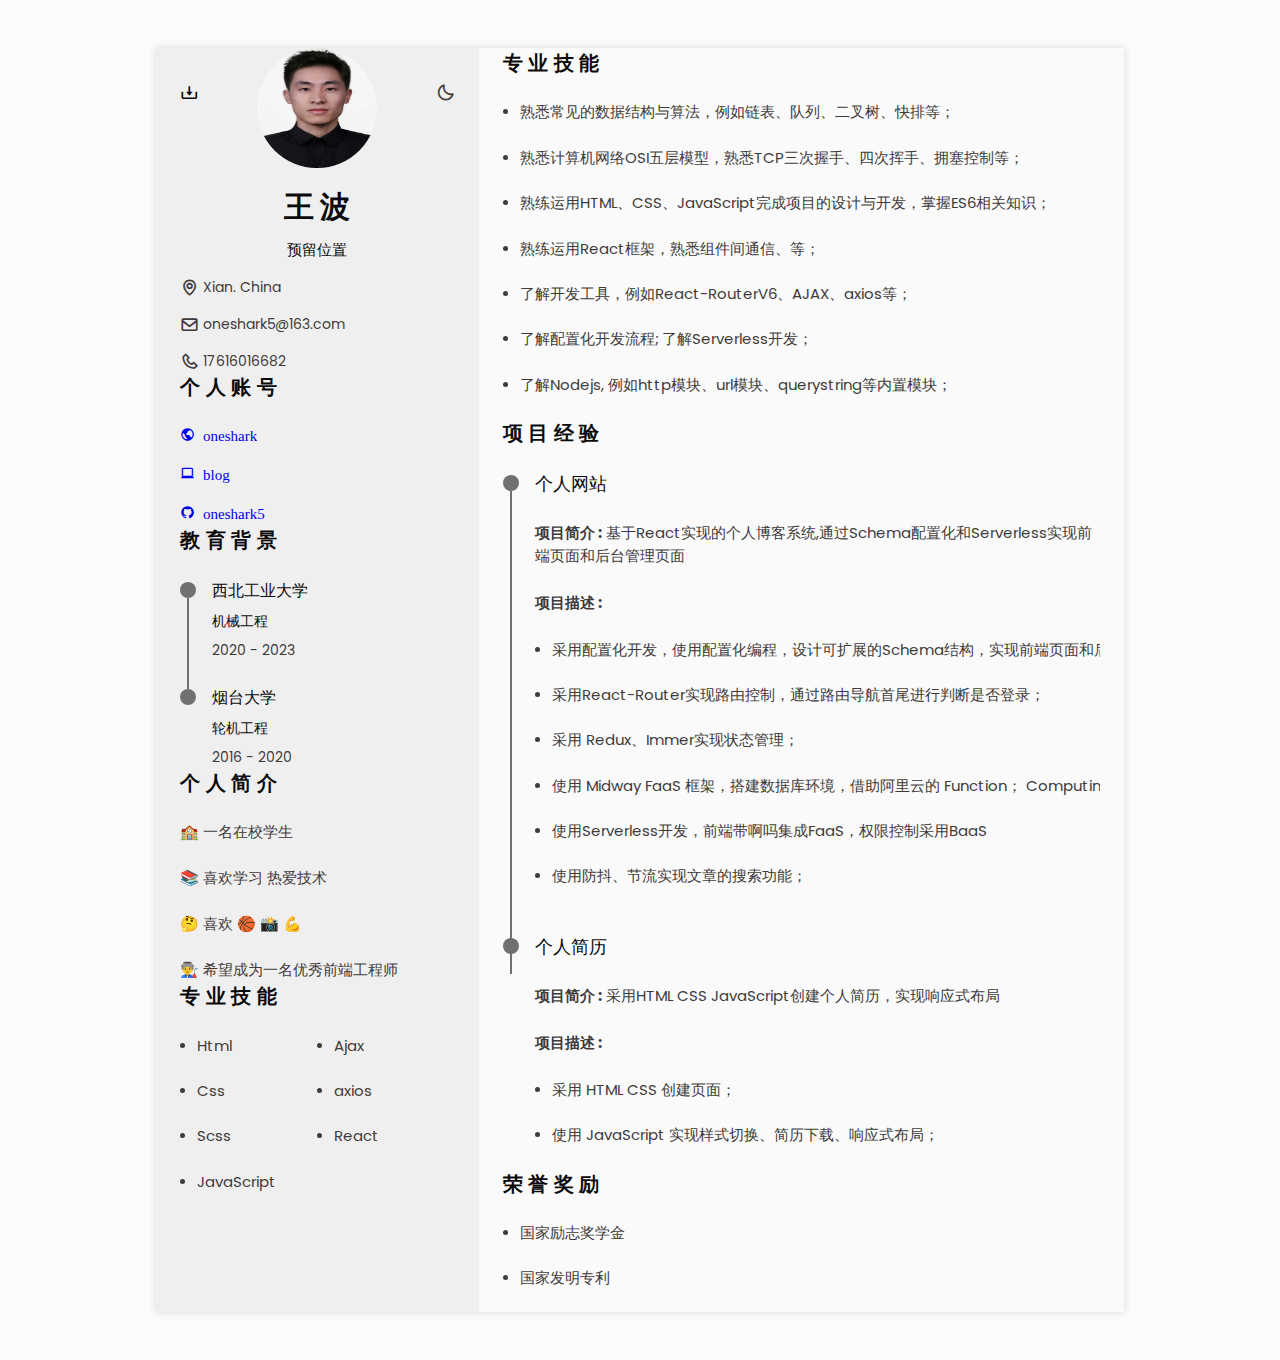
<file: index.html>
<!DOCTYPE html>
<html lang="en">

<head>
  <meta charset="UTF-8">
  <meta name="viewport" content="width=device-width, initial-scale=1.0">

  <!--========== BOX ICONS ==========-->
  <link rel="stylesheet" href="https://cdn.jsdelivr.net/npm/boxicons@latest/css/boxicons.min.css">
  <!--========== CSS ==========-->
  <link rel="stylesheet" href="assets/css/styles.css">

  <title>个人简历</title>
</head>

<body >
  <!--========== HEADER ==========-->
  <header class="l-header" id="header">
    <nav class="nav bd-container">
      <a href="#" class="nav__blog">Shark</a>

      <div class="nav__menu" id="nav-menu">
        <ul class="nav__list">
          <li class="nav__item">
            <a href="#home" class="nav__link active-link">
              <i class='bx bx-home nav__icon'></i>Home
            </a>
          </li>

          <li class="nav__item">
            <a href="#profile" class="nav__link">
              <i class='bx bx-user nav__icon'></i>Profile
            </a>
          </li>

          <li class="nav__item">
            <a href="#education" class="nav__link">
              <i class='bx bx-book nav__icon'></i>Education
            </a>
          </li>

          <li class="nav__item">
            <a href="#skills" class="nav__link">
              <i class='bx bx-receipt nav__icon'></i>Skills
            </a>
          </li>

          <li class="nav__item">
            <a href="#experience" class="nav__link">
              <i class='bx bx-briefcase-alt nav__icon'></i>Experience
            </a>
          </li>

          <li class="nav__item">
            <a href="#certificates" class="nav__link">
              <i class='bx bx-award nav__icon'></i>Certificates
            </a>
          </li>

          <li class="nav__item">
            <a href="#references" class="nav__link">
              <i class='bx bx-link-external nav__icon'></i>References
            </a>
          </li>
        </ul>
      </div>

      <div class="nav__toggle" id="nav-toggle">
        <i class='bx bx-grid-alt'></i>
      </div>
    </nav>
  </header>

  <main class="l-main bd-container">
    <!-- All elements within this div, is generated in PDF -->
    <div class="resume" id="area-cv">
      <div class="resume__left">
        <!--========== HOME ==========-->
        <section class="home" id="home">
          <div class="home__container section bd-grid">
            <div class="home__data bd-grid">
              <!-- <img src="assets/img/perfil.jpg" alt="" class="home__img"> -->
              <img src="assets/img/shark.jpg" alt="" class="home__img">

              <h1 class="home__title"><b>王 波</b></h1>
              <h3 class="home__profession">预留位置</h3>

              <!-- Button to generate and download the pdf. Available for desktop. -->
              <!-- 下载简历 -->
              <div>
                <a download="" href="assets/pdf/ResumeCv.pdf" class="home__button-movil">Download</a>
              </div>
            </div>
          </div>

          <div class="home__address bd-grid">
            <span class="home__information">
              <i class='bx bx-map home__icon'></i>Xian. China
            </span>
            <span class="home__information">
              <i class='bx bx-envelope home__icon'></i>oneshark5@163.com
            </span>
            <span class="home__information">
              <i class='bx bx-phone home__icon'></i>17616016682
            </span>
          </div>

          <!-- Theme change button -->
          <i class='bx bx-moon change-theme' title="Theme" id="theme-button"></i>

          <!-- Button to generate and download the pdf. Available for desktop. -->
          <i class='bx bx-download generate-pdf' title="Generate PDF" id="resume-button"></i>

        </section>

        <!--========== SOCIAL ==========-->
        <section class="social section">
          <h2 class="section-title">个人账号</h2>

          <div class="social__container bd-grid">
            <a href="https://oneshark.cn" target="_black" class="social__link">
              <i class='bx bx-world'> oneshark</i>
            </a>
            <a href="http://blog.oneshark.cn" target="_black" class="social__link">
              <i class='bx bx-laptop'> blog</i>
            </a>
            <a href="https://github.com/oneshark5" target="_black" class="social__link">
              <i class='bx bxl-github' > oneshark5</i>
            </a>
          </div>
        </section>

        

        <!--========== EDUCATION ==========-->
        <section class="education section" id="education">
          <h2 class="section-title">教育背景</h2>

          <div class="education__container bd-grid">
            <div class="education__content">
              <div class="education__time">
                <span class="education__rounder"></span>
                <span class="education__line"></span>
              </div>

              <div class="education__data bd-grid">
                <h3 class="education__title">西北工业大学</h3>
                <span class="education__studies">机械工程</span>
                <span class="education__year">2020 - 2023</span>
              </div>
            </div>

            <div class="education__content">
              <div class="education__time">
                <span class="education__rounder"></span>
                <!-- <span class="education__line"></span> -->
              </div>

              <div class="education__data bd-grid">
                <h3 class="education__title">烟台大学</h3>
                <span class="education__studies">轮机工程</span>
                <span class="education__year">2016 - 2020</span>
              </div>
            </div>
          </div>
        </section>

        <!--========== PROFILE ==========-->
        <section class="profile section" id="profile">
          <h2 class="section-title">个人简介</h2>

          <p class="profile__description">
            🏫 一名在校学生<br><br>
            📚 喜欢学习 热爱技术<br><br>
            🤔 喜欢 🏀 📸 💪<br><br>
            👨‍🏭 希望成为一名优秀前端工程师
          </p>
        </section>

        <!--========== SKILLS  ==========-->
        <section class="skills section" id="skills">
          <h2 class="section-title">专业技能</h2>
          <div class="skills__content bd-grid">
            <ul class="skills__data">
              <li class="skills__name">
                <span class="skills__circle"></span> Html
              </li>
              <li class="skills__name">
                <span class="skills__circle"></span> Css
              </li>
              <li class="skills__name">
                <span class="skills__circle"></span> Scss
              </li>
              <li class="skills__name">
                <span class="skills__circle"></span> JavaScript
              </li>
            </ul>

            <ul class="skills__data">
              <li class="skills__name">
                <span class="skills__circle"></span> Ajax
              </li>
              <li class="skills__name">
                <span class="skills__circle"></span> axios
              </li>
              <li class="skills__name">
                <span class="skills__circle"></span> React
              </li>
            </ul>
          </div>
        </section>

      </div>

      <div class="resume__right">
        <!--========== CERTIFICATES ==========-->
        <section class="certificate section" id="certificates">
          <h2 class="section-title">专业技能</h2>

          <div class="certificate__container bd-grid">
            <ul class="languages__content bd-grid">
              <li class="languages__name">
                <span class="languages__circle"></span> 熟悉常见的数据结构与算法，例如链表、队列、二叉树、快排等；
              </li>
              <li class="languages__name">
                <span class="languages__circle"></span> 熟悉计算机网络OSI五层模型，熟悉TCP三次握手、四次挥手、拥塞控制等；
              </li>
              <li class="languages__name">
                <span class="languages__circle"></span> 熟练运用HTML、CSS、JavaScript完成项目的设计与开发，掌握ES6相关知识；
              </li>
              <li class="languages__name">
                <span class="languages__circle"></span> 熟练运用React框架，熟悉组件间通信、等；
              </li>
              <li class="languages__name">
                <span class="languages__circle"></span> 了解开发工具，例如React-RouterV6、AJAX、axios等；
              </li>
              <li class="languages__name">
                <span class="languages__circle"></span> 了解配置化开发流程; 了解Serverless开发；
              </li>
              <li class="languages__name">
                <span class="languages__circle"></span> 了解Nodejs, 例如http模块、url模块、querystring等内置模块；
              </li>
            </ul>

          </div>
        </section>

        <!--========== EXPERIENCE ==========-->
        <section class="experience section" id="experience">
          <h2 class="section-title">项目经验</h2>
          <div class="experience__container bd-grid">
            <div class="experience__content">
              <div class="experience__time">
                <span class="experience__rounder"></span>
                <span class="experience__line"></span>
              </div>

              <div class="experience__data bd-grid">
                <h3 class="experience__title">个人网站</h3>
                <span class="experience__company"><b>项目简介 :</b> 基于React实现的个人博客系统,通过Schema配置化和Serverless实现前端页面和后台管理页面</span>
                <span
                  class="experience__description"><b>项目描述 :</b>
                </span>
                <ul class="languages__content bd-grid">
                  <li class="languages__name">
                    <span class="languages__circle"></span> 采用配置化开发，使用配置化编程，设计可扩展的Schema结构，实现前端页面和后台管理页面；
                  </li>
                  <li class="languages__name">
                    <span class="languages__circle"></span> 采用React-Router实现路由控制，通过路由导航首尾进行判断是否登录；
                  </li>
                  <li class="languages__name">
                    <span class="languages__circle"></span> 采用 Redux、Immer实现状态管理；
                  </li>
                  <li class="languages__name">
                    <span class="languages__circle"></span> 使用 Midway FaaS 框架，搭建数据库环境，借助阿里云的 Function； Computing，完成了对框架代码的函数式部署；
                  </li>
                  <li class="languages__name">
                    <span class="languages__circle"></span> 使用Serverless开发，前端带啊吗集成FaaS，权限控制采用BaaS
                  </li>
                  <li class="languages__name">
                    <span class="languages__circle"></span> 使用防抖、节流实现文章的搜索功能；
                  </li>
                </ul>
              </div>
            </div>

            <div class="experience__content">
              <div class="experience__time">
                <span class="experience__rounder"></span>
                <!-- <span class="experience__line"></span> -->
              </div>

              <div class="experience__data bd-grid">
                <h3 class="experience__title">个人简历</h3>
                <span class="experience__company"><b>项目简介 :</b> 采用HTML CSS JavaScript创建个人简历，实现响应式布局</span>
                <span class="experience__description">
                  <b>项目描述 :</b>
                </span>
                <ul class="languages__content bd-grid">
                  <li class="languages__name">
                    <span class="languages__circle"></span> 采用 HTML CSS 创建页面；
                  </li>
                  <li class="languages__name">
                    <span class="languages__circle"></span> 使用 JavaScript 实现样式切换、简历下载、响应式布局；
                  </li>
                </ul>
              </div>
            </div>

          </div>

        </section>

        <!--========== LANGUAGES ==========-->
        <section class="languages section">
          <h2 class="section-title">荣誉奖励</h2>
          <div class="languages__container">
            <ul class="languages__content bd-grid">
              <li class="languages__name">
                <span class="languages__circle"></span> 国家励志奖学金
              </li>
              <li class="languages__name">
                <span class="languages__circle"></span> 国家发明专利
              </li>
            </ul>
          </div>
        </section>

        <!--========== INTERESTS ==========-->
        <!-- <section class="interests section">
          <h2 class="section-title">兴趣爱好</h2>
          
          <div class="interests__container bd-grid">
            <div class="interests__content">
              <i class='bx bxs-plane-alt interests__icon' ></i>
              <span class="interests__name">Travel</span>
            </div>
            <div class="interests__content">
              <i class='bx bx-headphone interests__icon' ></i>
              <span class="interests__name">Music</span>
            </div>
            <div class="interests__content">
              <i class='bx bxs-basketball interests__icon' ></i>
              <span class="interests__name">Basket</span>
            </div>
            <div class="interests__content">
              <i class='bx bx-dumbbell interests__icon' ></i>
              <span class="interests__name">Fitness</span>
            </div>
          </div>

        </section> -->
      </div>
    </div>
  </main>

  <!--========== SCROLL TOP ==========-->
<a href="" class="scrolltop" id="scroll-top">
  <i class='bx bxs-up-arrow-alt scrolltop__icon'></i>
</a>

  <!--========== HTML2PDF ==========-->
  <script src="assets/js/html2pdf.bundle.min.js"></script>

  <!--========== MAIN JS ==========-->
  <script src="assets/js/main.js"></script>
</body>

</html>
</file>
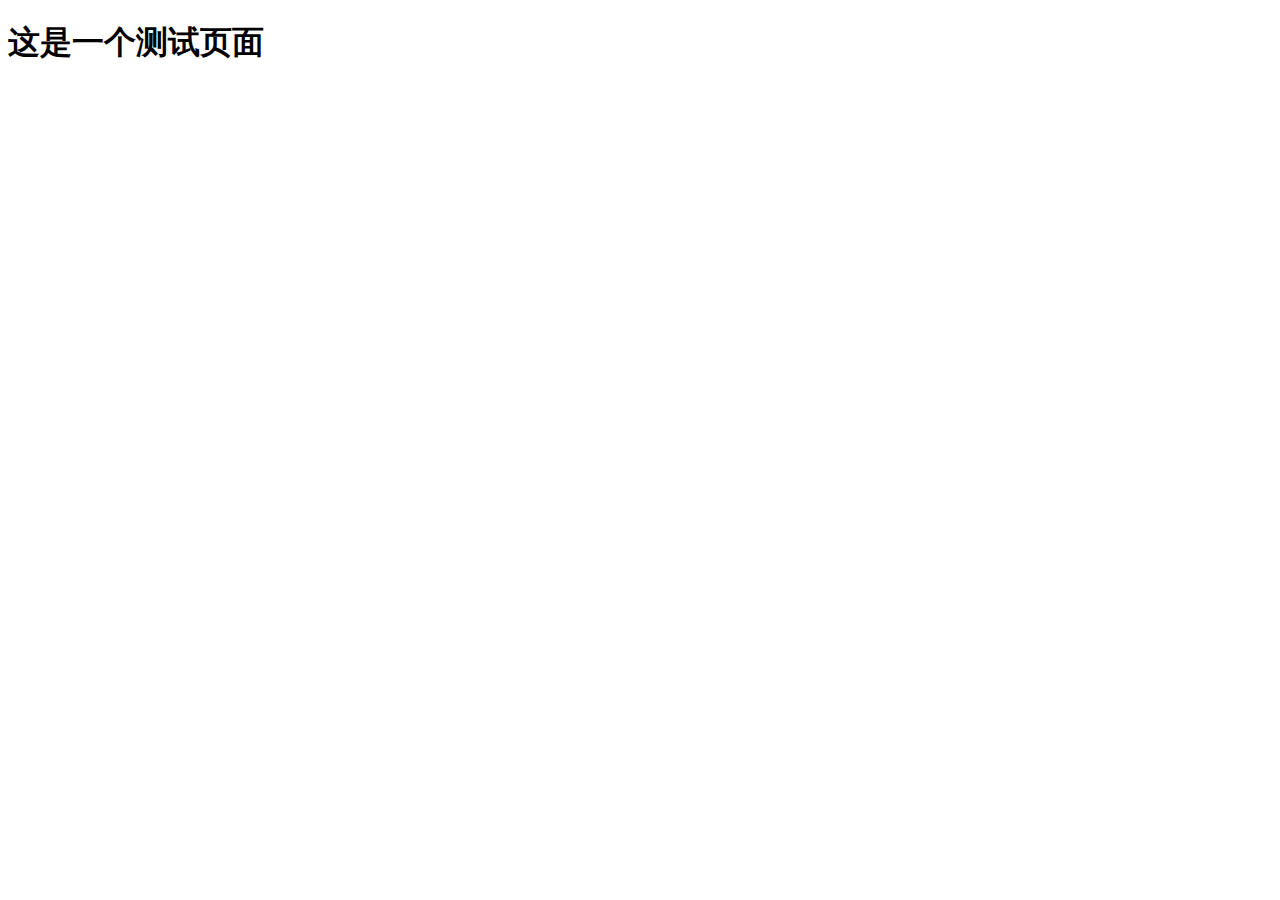
<file: assets/index.html>
<!DOCTYPE html>
<html lang="en">
<head>
  <meta charset="UTF-8">
  <meta http-equiv="X-UA-Compatible" content="IE=edge">
  <meta name="viewport" content="width=device-width, initial-scale=1.0">
  <title>Document</title>
</head>
<body>
  <h1>这是一个测试页面</h1>
</body>
</html>
</file>
<file: assets/css/styles.css>
/*===== GOOGLE FONTS =====*/
@import url('https://fonts.googleapis.com/css2?family=Poppins:wght@400;500;600&display=swap');

/*===== VARIABLES CSS =====*/
:root {
  --header-height: 3rem;
  
  /*========== Colors ==========*/
  --title-color: #0B0A0A;
  --text-color: #403A3A;
  --text-color-light: #707070;
  --container-color: #FAFAFA;
  --container-color-alt: #F0EFEF;
  --body-color: #FCFCFC;

  /*========== Font and typography ==========*/
  --body-font: 'Poppins', sans-serif;
  --h1-font-size: 1.5rem;
  --h2-font-size: 1.25rem;
  --h3-font-size: 1rem;
  --normal-font-size: .938rem;
  --small-font-size: .875rem;
  --smaller-font-size: .813rem;

  /*========== Font weight ==========*/
  --font-medium: 500;
  --font-semi-bold: 600;

  /*========== Margenes ==========*/
  --mb-1: .5rem;
  --mb-2: 1.1rem;
  --mb-3: 1.4rem;

  /*========== z index ==========*/
  --z-tooltip: 10;
  --z-fixed: 100;
}

/*========== BASE ==========*/
*, ::before, ::after{
  box-sizing: border-box;
}

html{
  scroll-behavior: smooth;
}

/*========== Variables Dark theme ==========*/
body.dark-theme{
  --title-color: #F2F2F2;
  --text-color: #BFBFBF;
  --container-color: #212121;
  --container-color-alt: #181616;
  --body-color: #2B2B2B;
}

/*========== Button Dark/Light ==========*/
.change-theme{
  position: absolute;
  right: 0;
  top: 2.2rem;
  display: flex;
  color: var(--text-color);
  font-size: 1.2rem;
  cursor: pointer;
}

.change-theme:hover{
  color: var(--title-color);
}

/*========== Font size variables to scale cv ==========*/
body.scale-cv{
  --h1-font-size: .938rem;
  --h2-font-size: .938rem;
  --h3-font-size: .875rem;
  --normal-font-size: .813rem;
  --small-font-size: .75rem;
  --smaller-font-size: .688rem;
}

/*========== Generate PDF button ==========*/
.generate-pdf{
  display: none;
  position: absolute;
  top: 2.2rem;
  left: 0;
  font-size: 1.2rem;
  color: var(--text-color);
  cursor: pointer;
}

.generate-pdf{
  color: var(--title-color);
}

/*========== Classes modified to reduce size and print on A4 sheet ==========*/
/* 细节处理---用于打印 */
.scale-cv .change-theme,
.scale-cv .generate-pdf{
  display: none;
}

.scale-cv .bd-container{
  max-width: 595px;
}

.scale-cv .section{
  padding: 1.5rem 0 .80rem;
}

.scale-cv .section-title{
  margin-bottom: .65rem;
}

.scale-cv .resume__left,
.scale-cv .resume__right{
  padding: 0 1rem;
}

.scale-cv .home__img{
  width: 90px;
  height: 90px;
}

.scale-cv .home__container{
  gap: 1.5rem;
}

.scale-cv .home__data{
  gap: .25rem;
}

.scale-cv .home__address,
.scale-cv .social__container{
  gap: .75rem;
}

.scale-cv .home__icon,
.scale-cv .social__icon,
.scale-cv .interests__icon{
  font-size: 1rem;
}

.scale-cv .education__container,
.scale-cv .experience__container,
.scale-cv .certificate__container{
  gap: 1rem;
}

.scale-cv .education__time,
.scale-cv .experience__time{
  padding-right: .5rem;
}

.scale-cv .education__rounder,
.scale-cv .experience__rounder{
  width: 11px;
  height: 11px;
  margin-top: .22rem;
}

.scale-cv .education__line,
.scale-cv .experience__line{
  width: 1px;
  height: 110%;
  transform: translate(5px, 0);
}

.scale-cv .education__data,
.scale-cv .experience__data{
  gap: .25rem;
}

.scale-cv .skills__name{
  margin-bottom: var(--mb-1);
}

.scale-cv .interests__container{
  column-gap: 2.5rem;
}


body{
  margin: 0 0 var(--header-height) 0;
  padding: 0;
  font-family: var(--body-font);
  font-size: var(--normal-font-size);
  background-color: var(--body-color);
  color: var(--text-color);
}

h1, h2, h3, ul, p{
  margin: 0;
}

h1, h2, h3{
  color: var(--title-color);
  font-weight: var(--font-medium);
}

ul{
  padding: 0;
  list-style: none;
}

a{
  text-decoration: none;
}

img{
  max-width: 100%;
  height: auto;
}
/*========== CLASS CSS ==========*/
.section{
  padding: 0;
}

.section-title{
  font-size: var(--h2-font-size);
  color: var(--title-color);
  font-weight: var(--font-semi-bold);
  text-transform: uppercase;
  letter-spacing: .35rem;
  text-align: center;
  margin-bottom: var(--mb-3);
}

/*========== LAYOUT ==========*/
.bd-container{
  max-width: 968px;
  width: calc(100% - 3rem);
  margin-left: var(--mb-3);
  margin-right: var(--mb-3);
}

.bd-grid{
  display: grid;
  gap: 1.5rem;
}

.l-header{
  width: 100%;
  position: fixed;
  bottom: 0;
  left: 0;
  z-index: var(--z-fixed);
  background-color: var(--body-color);
  box-shadow: 0 -1px 4px rgba(0, 0, 0, .1);
  transition: .3s;
}

/*========== NAV ==========*/
.nav{
  height: var(--header-height);
  display: flex;
  justify-content: space-between;
  align-items: center;
}

@media screen and (max-width:968px) {
  .nav__menu{
    position: fixed;
    /* bottom: var(--header-height); */
    bottom: -100%;
    left: 0;
    width: 100%;
    padding: 2rem 1.5rem;
    background-color: var(--body-color);
    box-shadow: 0 1px 4px rgba(0, 0, 0, .1);
    border-radius: 1rem 1rem 0 0;
    z-index: var(--z-fixed);
    transition: .3s;
  }
}

.nav__blog,
.nav__toggle{
  color: var(--title-color);
  font-weight: var(--font-medium);
}

.nav__toggle{
  font-size: 1.2rem;
  cursor: pointer;
}

.nav__item{
  text-align: center;
}

.nav__list{
  display: grid;
  grid-template-columns: repeat(3, 1fr);
  gap: 2rem;
}

.nav__link{
  display: flex;
  flex-direction: column;
  font-size: var(--small-font-size);
  color: var(--text-color-light);
  font-weight: var(--font-medium);
}

.nav__link:hover{
  color: var(--title-color);
}

.nav__icon{
  font-size: 1.2rem;
  margin-bottom: var(--mb-1);
}


/* Show menu */
.show-menu{
  bottom: var(--header-height);
}

/* Active menu link */
.active-link{
  color: var(--title-color);
}

/*========== HOME ==========*/
.home{
  position: relative;
}

.home__container{
  gap: 3rem;
}

.home__data{
  gap: .5rem;
  text-align: center;
}

.home__img{
  width: 120px;
  height: 120px;
  border-radius: 50%;
  justify-self: center;
  margin-bottom: var(--mb-1);
}

.home_title{
  font-size: var(--h1-font-size);
}

.home__profession{
  font-size: var(--normal-font-size);
  margin-bottom: var(--mb-1);
}

.home__address{
  gap: 1rem;
}

.home__information{
  display: flex;
  align-items: center;
  font-size: var(--small-font-size);
}

.home__icon{
  font-size: 1.2rem;
  margin-right: .25rem;
}

.home__button-movil{
  display: inline-block;
  border: 2px solid var(--text-color);
  color: var(--title-color);
  padding: 1rem 2rem;
  border-radius: .25rem;
  transition: .3s;
  font-weight: var(--font-medium);
  margin-top: var(--mb-3);
}

.home__button-movil:hover{
  background-color: var(--text-color);
  color: var(--container-color);
}
/*========== SOCIAL ==========*/
.social__container{
  grid-template-columns: max-content;
  gap: 1rem;
}

.social__lick{
  display: inline-flex;
  align-items: center;
  font-size: var(--small-font-size);
  color: var(--text-color);
}

.social__link:hover{
  color: var(--title-color);
}

.social__icon{
  font-size: 1.2rem;
  margin-right: .25rem;
}

/*========== PROFILE ==========*/
.profile__description{
  text-align: center;
}

/*========== EDUCATION AND EXPERIENCE ==========*/
/* 左侧教育经历和右侧详情是对应的 */
.education__content{
  display: flex;
}
.experience__content{
  display: flex;
}

.education__time,
.experience__time{
  padding-right: 1rem;
}

.education__rounder,
.experience__rounder{
  position: relative;
  display: block;
  width: 16px;
  height: 16px;
  background-color: var(--text-color-light);
  border-radius: 50%;
  margin-top: .25rem;
}

.education__line,
.experience__line{
  display: block;
  width: 2px;
  height: 110%;
  background-color: var(--text-color-light);
  transform: translate(7px, 0);
}

.education__data{
  gap: .5rem;
}

.education__title{
  font-size: var(--h3-font-size);
}

.education__studies{
  font-size: var(--small-font-size);
  color: var(--title-color);
}

.education__year{
  font-size: var(--small-font-size);
}

/*========== SKILLS AND LANGUAGES ==========*/
.skills__content{
  grid-template-columns: repeat(2, 1fr);
}
.languages__content{
  grid-template-columns: repeat(1, 1fr);
  overflow: hidden;
}

.skills__content,
.languages__content{
  gap: 0;
}

.skills__name,
.languages__name{
  display: flex;
  align-items: center;
  margin-bottom: var(--mb-3);
}

.skills__circle,
.languages__circle{
  display: inline-block;
  width: 5px;
  height: 5px;
  background-color: var(--text-color);
  border-radius: 50%;
  margin-right: .75rem;
}

/*========== CERTIFICATES ==========*/
.certificate__title{
  font-size: var(--h3-font-size);
  margin-bottom: var(--mb-1);
}

/*========== REFERENCES ==========*/
.references__content{
  gap: .25rem;
}

.references__subtitle{
  color: var(--text-color-light);
}

.references__subtitle,
.references__contact{
  font-size: var(--smaller-font-size);
}

.references__title{
  font-size: var(--h3-font-size);
}

/*========== INTERESTS ==========*/
.interests__container{
  grid-template-columns: repeat(3, 1fr);
  margin-top: var(--mb-2);
}

.interests__content{
  display: flex;
  flex-direction: column;
  align-items: center;
}

.interests__icon{
  font-size: 1.5rem;
  color: var(--text-color-light);
  margin-bottom: .25rem;
}

/* Scroll top */
.scrolltop{
  position: fixed;
  right: 1rem;
  /* bottom: 5rem; */
  bottom: -20%;
  display: flex;
  justify-content: center;
  align-items: center;
  padding: .3rem;
  background-color: var(--container-color-alt);
  border-radius: .4rem;
  z-index: var(--z-tooltip);
  transition: .4s;
  /* visibility: hidden; */
}

.scrolltop__icon{
  font-size: 1.2rem;
  color: var(--text-color);
}

.show-scroll{
  visibility: visible;
  bottom: 5rem;
}

/*========== MEDIA QUERIES ==========*/
/* For small devices, menu two columns */
@media screen and (max-width:320px){
  .nav__list{
    grid-template-columns: repeat(2, 1fr);
    gap:1rem .5rem
  }
}

/* Classes modified for large screen size */
@media screen and (min-width: 968px){
  body{
    margin: 3rem 0;
  }
  .bd-container{
    margin-left: auto;
    margin-right: auto;
  }

  .l-header,
  .scrolltop{
    display: none;
  }

  .resume{
    display: grid;
    grid-template-columns: .5fr 1fr;
    background-color: var(--container-color);
    box-shadow: 0 0 8px rgba(13, 12, 12, .15);
    /* 🦈 */
    overflow: hidden;
  }

  .resume__left{
    background-color: var(--container-color-alt);
  }

  .resume__left,
  .resume__right{
    padding: 0 1.5rem;
  }

  .generate-pdf{
    display: inline-block;
  }
  
  .section-title,
  .profile__description{
    text-align: initial;
  }

  .home__container{
    gap: 1.5rem;
  }

  .home__button-movil{
    display: none;
  }

  .references__container{
    grid-template-columns: repeat(2, 1fr);
  }

  .languages__content{
    grid-template-columns: repeat(1, max-content);
    column-gap: 3.5rem;
  }

  .interests__container{
    grid-template-columns: repeat(4, max-content);
    column-gap: 3.5rem;
  }
}
</file>
